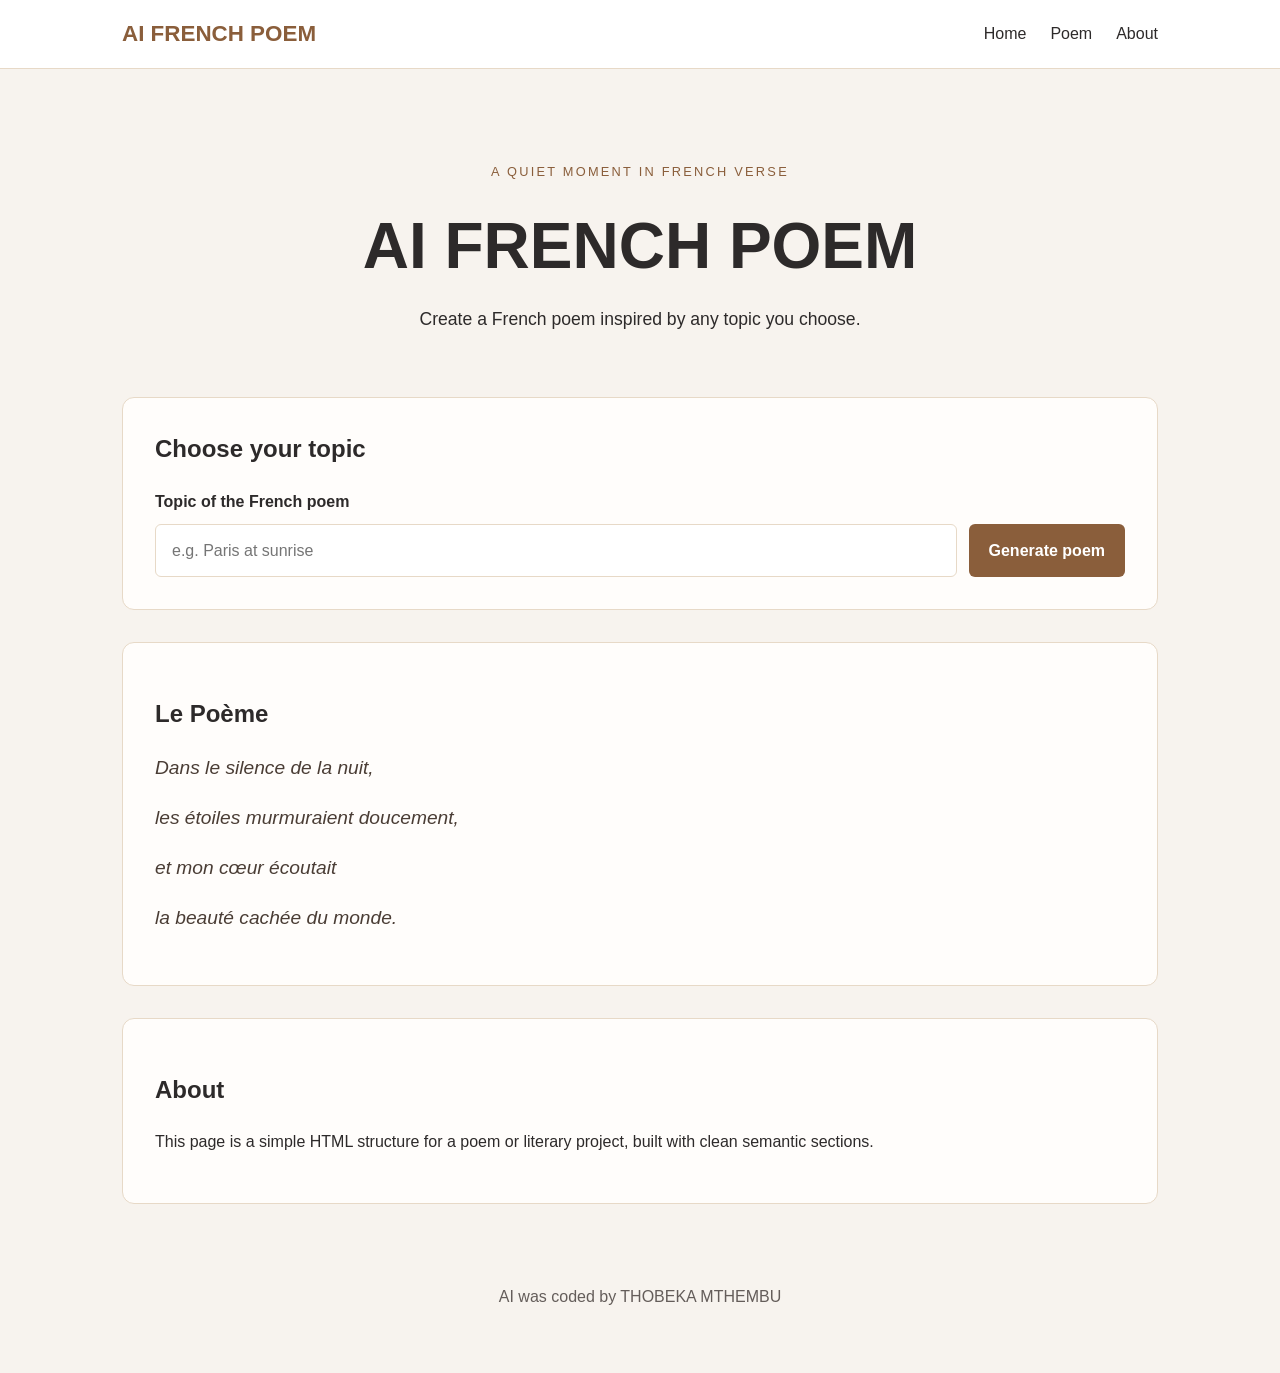
<file: French-Poem/index.html>
<!DOCTYPE html>
<html lang="en">
  <head>
    <meta charset="UTF-8" />
    <meta name="viewport" content="width=device-width, initial-scale=1.0" />
    <title>AI FRENCH POEM</title>
    <link rel="stylesheet" href="style.css" />
  </head>
  <body>
    <header class="site-header">
      <nav class="nav">
        <div class="brand">AI FRENCH POEM</div>
        <ul>
          <li><a href="#home">Home</a></li>
          <li><a href="#poem">Poem</a></li>
          <li><a href="#about">About</a></li>
        </ul>
      </nav>
    </header>

    <main id="home">
      <section class="hero">
        <p class="tagline">A quiet moment in French verse</p>
        <h1>AI FRENCH POEM</h1>
        <p class="intro">
          Create a French poem inspired by any topic you choose.
        </p>
      </section>

      <section class="prompt-section" aria-labelledby="prompt-title">
        <h2 id="prompt-title">Choose your topic</h2>
        <form class="poem-form" action="#poem" method="get">
          <label for="poem-topic">Topic of the French poem</label>
          <div class="form-row">
            <input
              id="poem-topic"
              name="topic"
              type="text"
              placeholder="e.g. Paris at sunrise"
              required
            />
            <button type="submit">Generate poem</button>
          </div>
        </form>
      </section>

      <section id="poem" class="poem-section">
        <h2>Le Poème</h2>
        <div class="poem">
          <p>Dans le silence de la nuit,</p>
          <p>les étoiles murmuraient doucement,</p>
          <p>et mon cœur écoutait</p>
          <p>la beauté cachée du monde.</p>
        </div>
      </section>

      <section id="about" class="about-section">
        <h2>About</h2>
        <p>
          This page is a simple HTML structure for a poem or literary project,
          built with clean semantic sections.
        </p>
      </section>
    </main>

    <footer class="site-footer">
      <p>AI was coded by THOBEKA MTHEMBU</p>
    </footer>
  </body>
</html>
</file>
<file: French-Poem/style.css>
:root {
  --bg: #f7f3ee;
  --text: #2d2a2a;
  --accent: #8a5e3b;
  --card: #fffdfb;
  --border: #e7d9c7;
}

* {
  box-sizing: border-box;
}

body {
  margin: 0;
  font-family: Arial, Helvetica, sans-serif;
  background: var(--bg);
  color: var(--text);
  line-height: 1.6;
}

.site-header {
  background: #fff;
  border-bottom: 1px solid var(--border);
}

.nav {
  max-width: 1100px;
  margin: 0 auto;
  padding: 1rem 2rem;
  display: flex;
  justify-content: space-between;
  align-items: center;
}

.brand {
  font-size: 1.4rem;
  font-weight: bold;
  color: var(--accent);
}

.nav ul {
  list-style: none;
  display: flex;
  gap: 1.5rem;
  margin: 0;
  padding: 0;
}

.nav a {
  text-decoration: none;
  color: var(--text);
}

main {
  max-width: 1100px;
  margin: 0 auto;
  padding: 2rem;
}

.hero {
  padding: 3rem 0 2rem;
  text-align: center;
}

.tagline {
  text-transform: uppercase;
  letter-spacing: 0.14rem;
  color: var(--accent);
  font-size: 0.8rem;
}

.hero h1 {
  font-size: clamp(2.5rem, 5vw, 4rem);
  margin: 0.5rem 0;
}

.intro {
  max-width: 700px;
  margin: 0 auto;
  font-size: 1.1rem;
}

.poem-section,
.about-section,
.prompt-section {
  background: var(--card);
  border: 1px solid var(--border);
  border-radius: 12px;
  padding: 2rem;
  margin-top: 2rem;
}

.prompt-section h2 {
  margin-top: 0;
}

.poem-form {
  display: grid;
  gap: 0.6rem;
}

.poem-form label {
  font-weight: bold;
}

.form-row {
  display: flex;
  gap: 0.75rem;
}

.poem-form input {
  flex: 1;
  min-width: 0;
  border: 1px solid var(--border);
  border-radius: 6px;
  padding: 0.8rem 1rem;
  font: inherit;
  color: var(--text);
  background: #fff;
}

.poem-form input:focus {
  outline: 2px solid var(--accent);
  outline-offset: 2px;
}

.poem-form button {
  border: 0;
  border-radius: 6px;
  padding: 0.8rem 1.25rem;
  font: inherit;
  font-weight: bold;
  color: #fff;
  background: var(--accent);
  cursor: pointer;
}

.poem-form button:hover {
  background: #6f482d;
}

.poem {
  font-style: italic;
  font-size: 1.2rem;
  color: #4a3d35;
}

.site-footer {
  text-align: center;
  padding: 2rem 1rem 3rem;
  color: #645d5a;
}

@media (max-width: 600px) {
  .nav {
    padding: 1rem;
  }

  .nav ul {
    gap: 0.75rem;
    font-size: 0.9rem;
  }

  main {
    padding: 1rem;
  }

  .form-row {
    flex-direction: column;
  }
}
</file>
